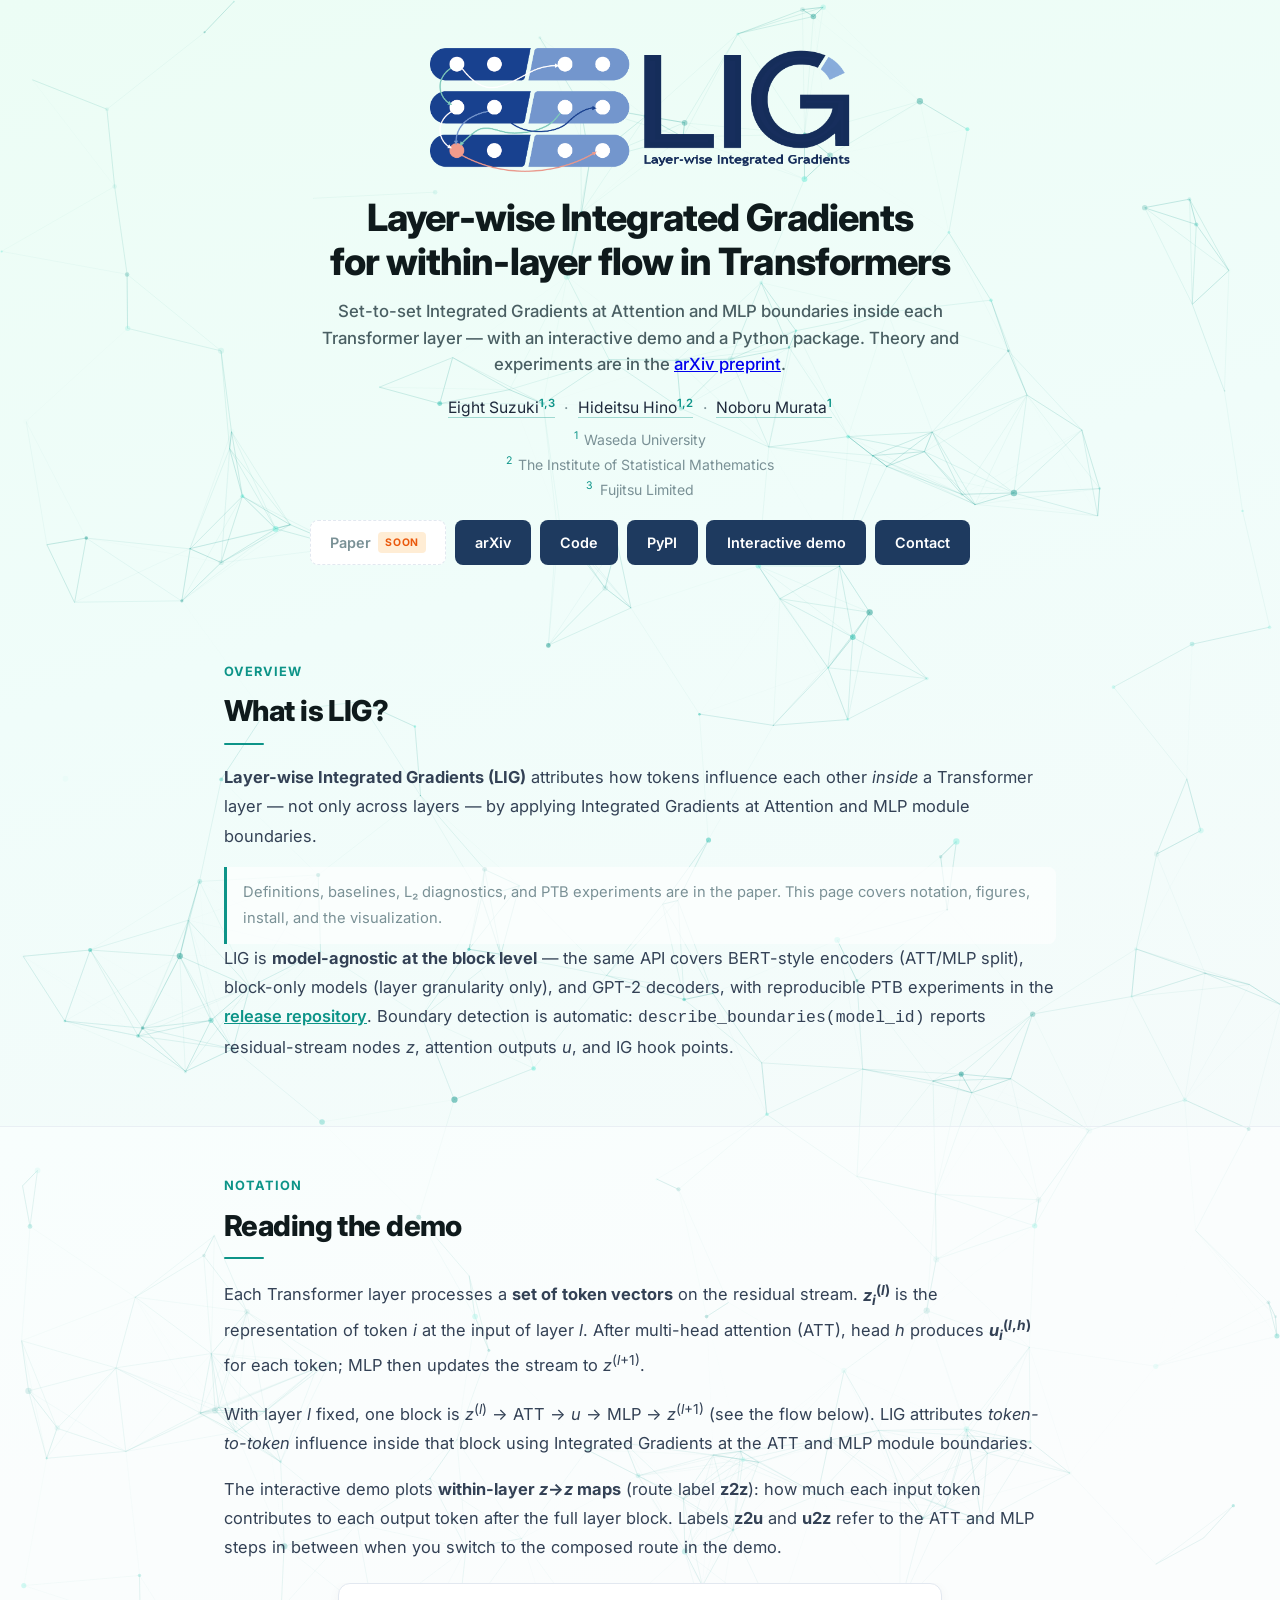
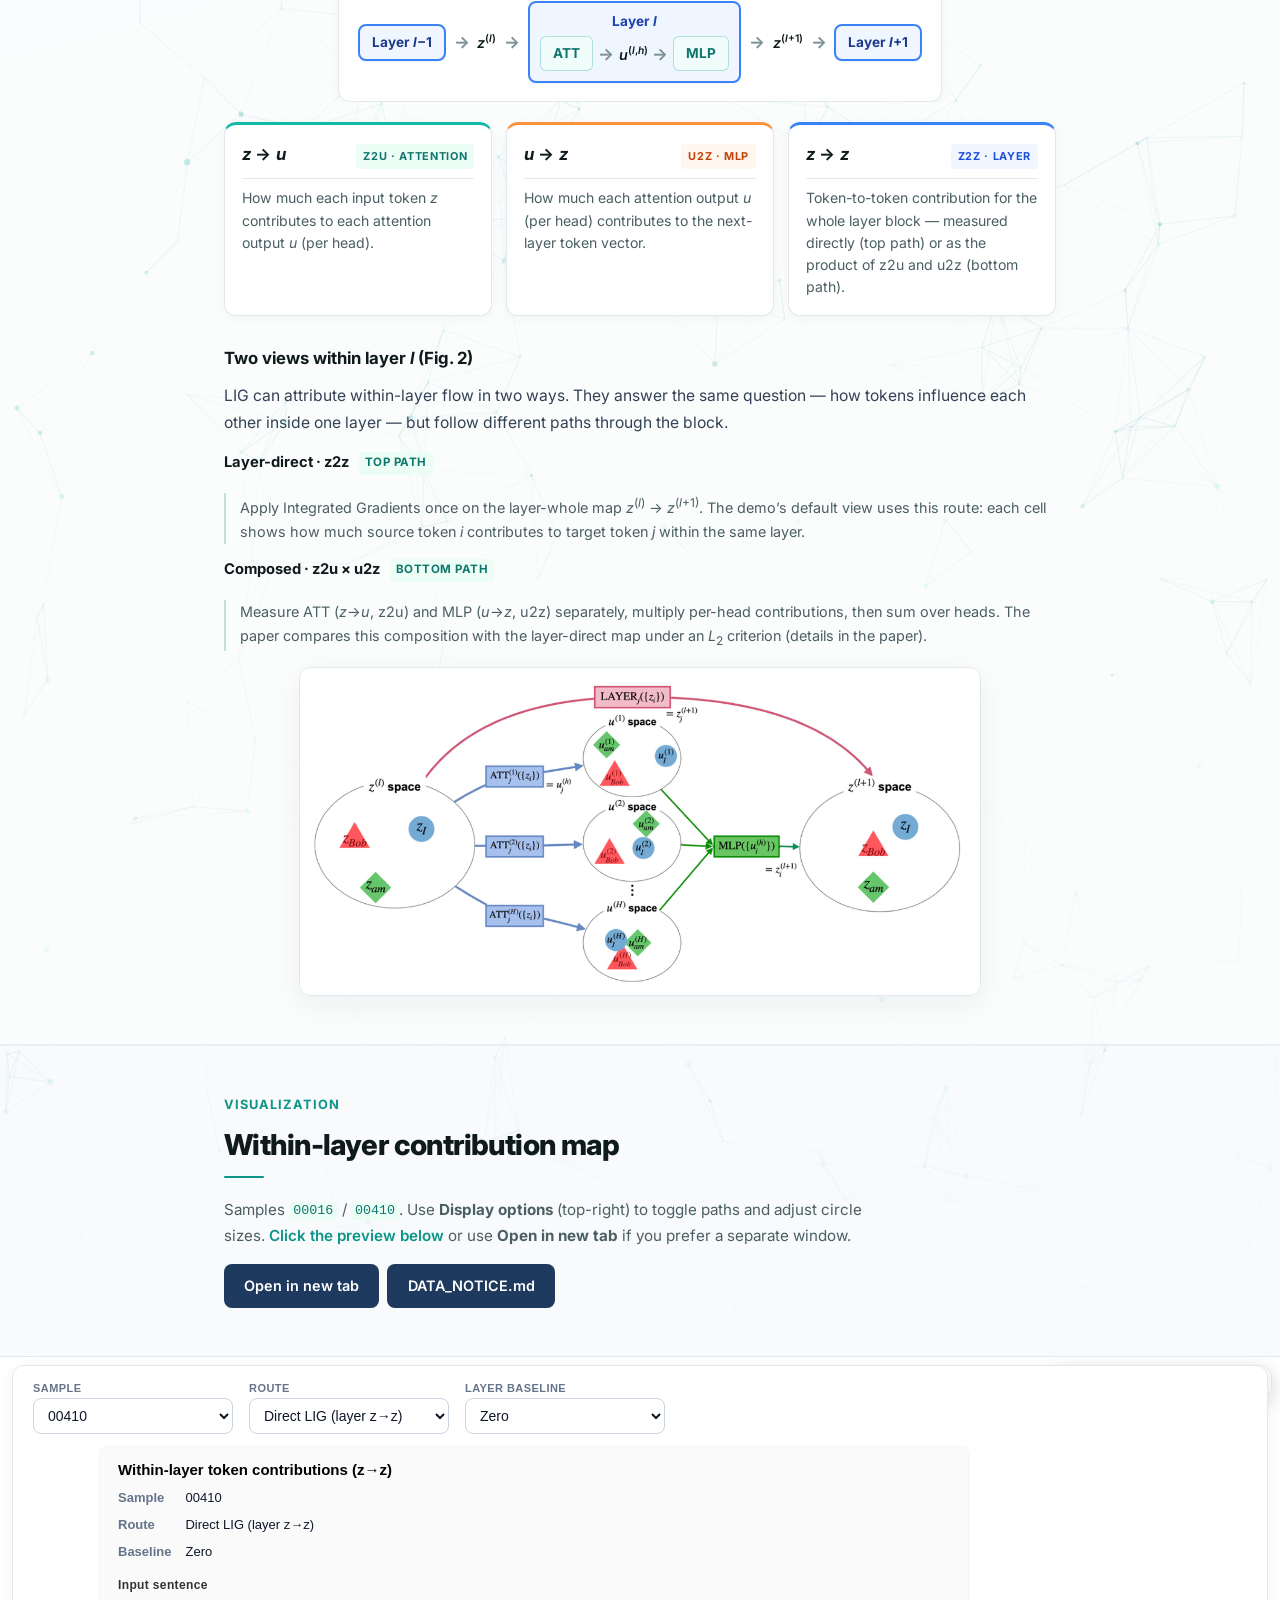
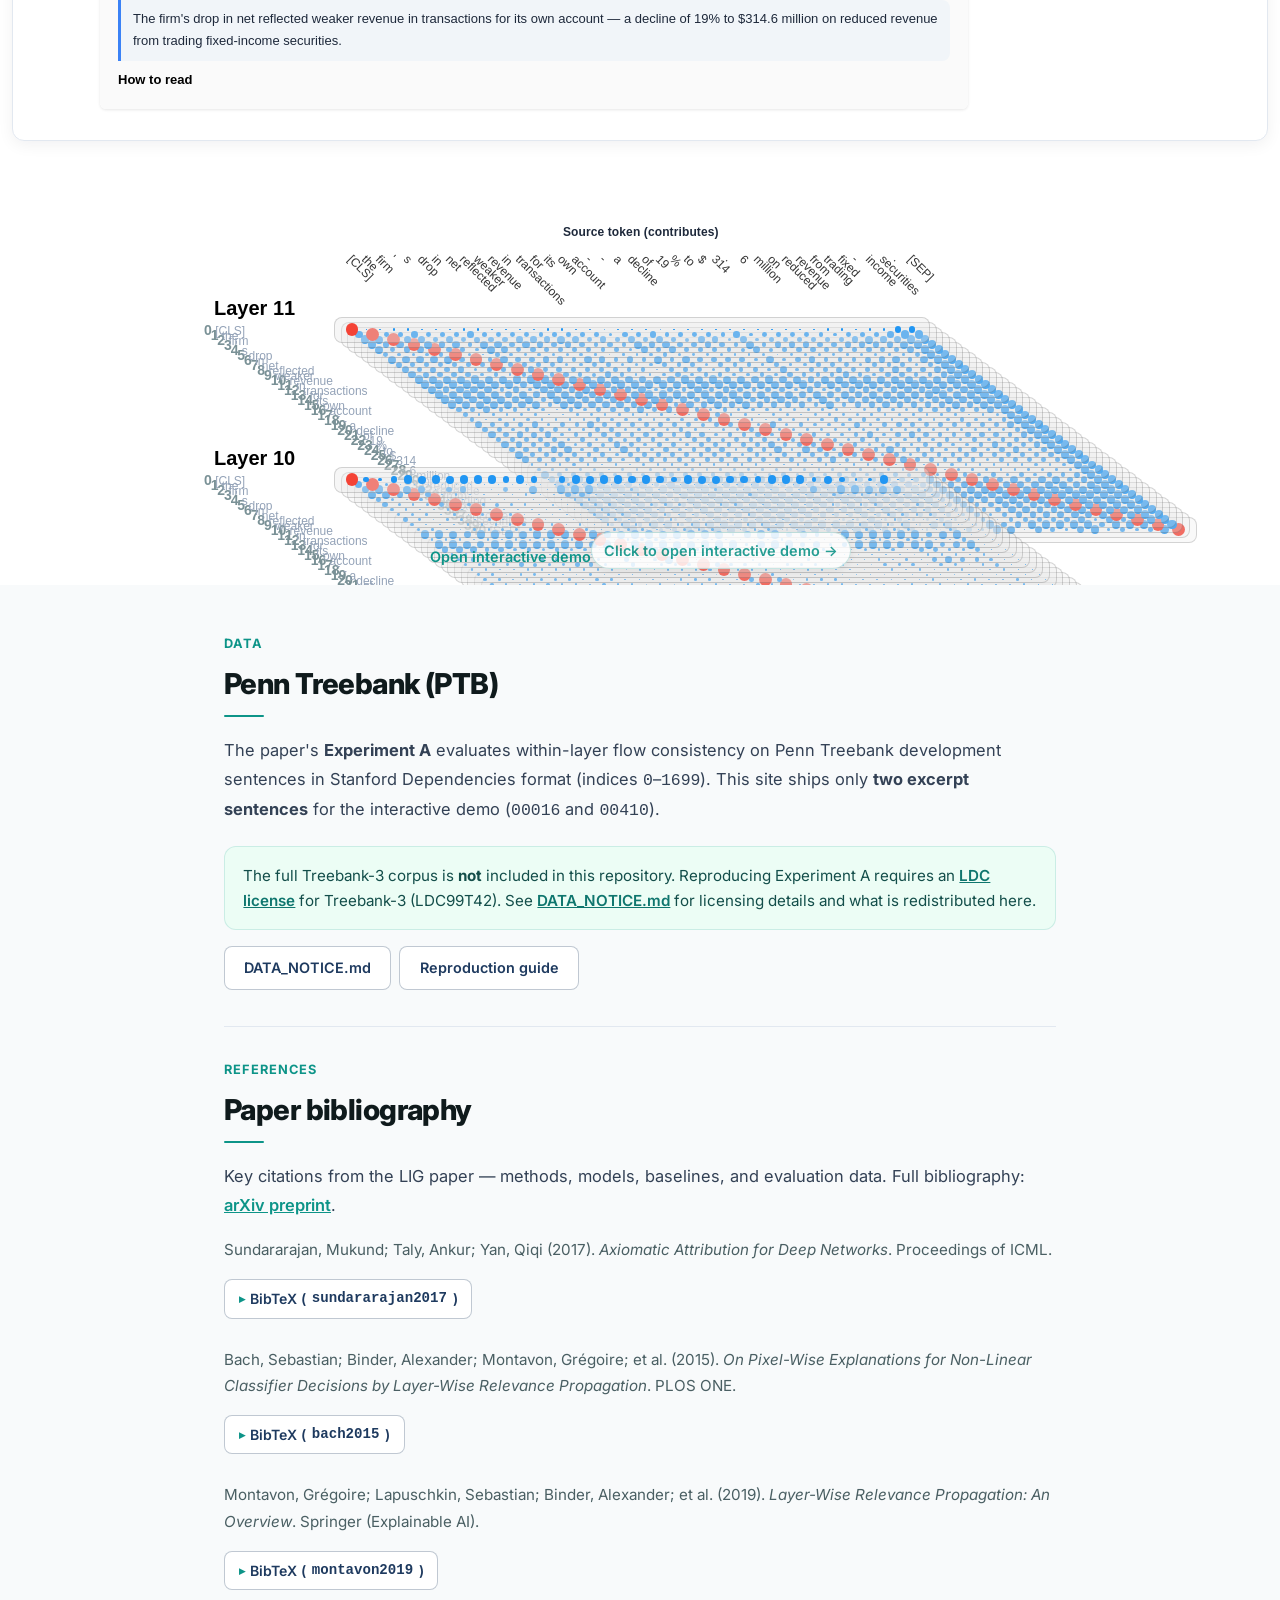
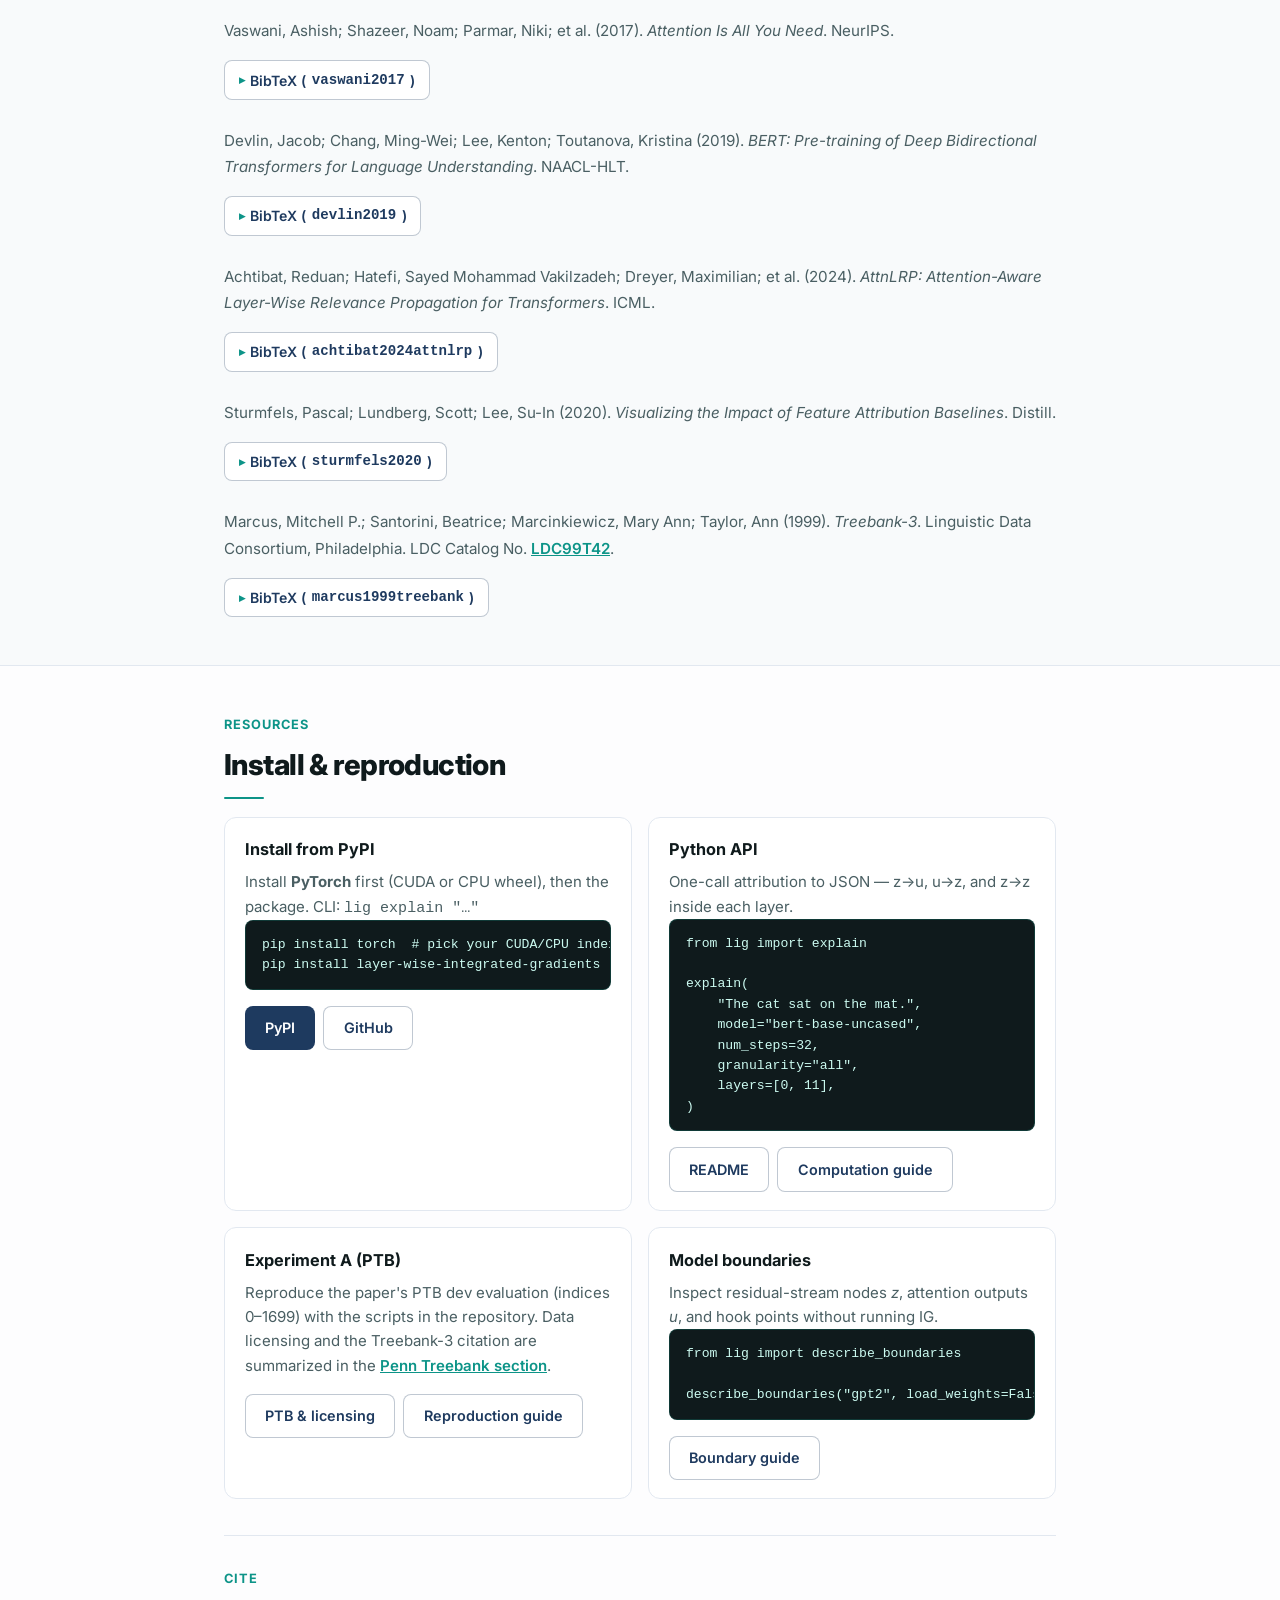
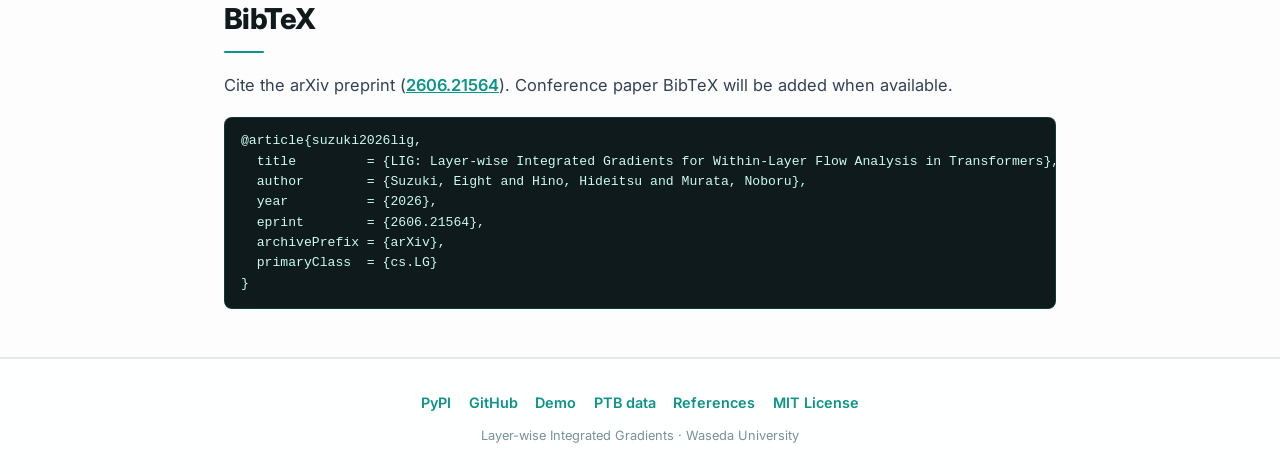
<file: docs/index.html>
<!DOCTYPE html>
<html lang="en">
<head>
  <meta charset="utf-8">
  <meta name="viewport" content="width=device-width, initial-scale=1">
  <title>LIG — Layer-wise Integrated Gradients for Transformer Explainability</title>
  <meta name="description" content="Layer-wise Integrated Gradients (LIG) attributes token-to-token influence inside Transformer layers using set-to-set Integrated Gradients at Attention and MLP boundaries. Interactive BERT demo, Python package, and arXiv preprint.">
  <meta name="keywords" content="integrated gradients, layer-wise integrated gradients, LIG, transformers, explainability, interpretability, attribution, BERT, within-layer flow, attention, MLP, token contribution, z2z, feature attribution, NLP">
  <link rel="canonical" href="https://eightsuzuki.github.io/layer-wise-integrated-gradients/index.html">
  <meta property="og:title" content="LIG — Layer-wise Integrated Gradients for Transformer Explainability">
  <meta property="og:description" content="Layer-wise Integrated Gradients (LIG) attributes token-to-token influence inside Transformer layers using set-to-set Integrated Gradients at Attention and MLP boundaries. Interactive BERT demo, Python package, and arXiv preprint.">
  <meta property="og:url" content="https://eightsuzuki.github.io/layer-wise-integrated-gradients/index.html">
  <meta property="og:type" content="website">
  <meta property="og:site_name" content="Layer-wise Integrated Gradients (LIG)">
  <meta property="og:locale" content="en_US">
  <meta property="og:image" content="https://eightsuzuki.github.io/layer-wise-integrated-gradients/logo/LIG-LOGO.png">
  <meta property="og:image:width" content="1415">
  <meta property="og:image:height" content="417">
  <meta property="og:image:alt" content="LIG logo — Layer-wise Integrated Gradients for Transformer explainability">
  <meta name="twitter:card" content="summary_large_image">
  <meta name="twitter:title" content="LIG — Layer-wise Integrated Gradients for Transformer Explainability">
  <meta name="twitter:description" content="Layer-wise Integrated Gradients (LIG) attributes token-to-token influence inside Transformer layers using set-to-set Integrated Gradients at Attention and MLP boundaries. Interactive BERT demo, Python package, and arXiv preprint.">
  <meta name="twitter:image" content="https://eightsuzuki.github.io/layer-wise-integrated-gradients/logo/LIG-LOGO.png">
  <meta name="twitter:image:alt" content="LIG logo — Layer-wise Integrated Gradients for Transformer explainability">
  <script type="application/ld+json">{"@context":"https://schema.org","@graph":[{"@type":"SoftwareSourceCode","@id":"https://eightsuzuki.github.io/layer-wise-integrated-gradients/#software","name":"layer-wise-integrated-gradients","alternateName":"LIG","description":"Layer-wise Integrated Gradients (LIG) attributes token-to-token influence inside Transformer layers using set-to-set Integrated Gradients at Attention and MLP boundaries. Interactive BERT demo, Python package, and arXiv preprint.","url":"https://eightsuzuki.github.io/layer-wise-integrated-gradients/index.html","codeRepository":"https://github.com/eightsuzuki/layer-wise-integrated-gradients","downloadUrl":"https://pypi.org/project/layer-wise-integrated-gradients/","programmingLanguage":"Python","license":"https://spdx.org/licenses/MIT.html","author":[{"@type":"Person","name":"Eight Suzuki","url":"https://github.com/eightsuzuki"},{"@type":"Person","name":"Hideitsu Hino","url":"https://sites.google.com/view/hinohide/"},{"@type":"Person","name":"Noboru Murata","url":"https://noboru-murata.github.io/"}],"citation":{"@id":"https://arxiv.org/abs/2606.21564#paper"}},{"@type":"ScholarlyArticle","@id":"https://arxiv.org/abs/2606.21564#paper","headline":"LIG: Layer-wise Integrated Gradients for Within-Layer Flow Analysis in Transformers","name":"LIG: Layer-wise Integrated Gradients for Within-Layer Flow Analysis in Transformers","author":[{"@type":"Person","name":"Eight Suzuki","url":"https://github.com/eightsuzuki"},{"@type":"Person","name":"Hideitsu Hino","url":"https://sites.google.com/view/hinohide/"},{"@type":"Person","name":"Noboru Murata","url":"https://noboru-murata.github.io/"}],"datePublished":"2026","isPartOf":{"@type":"WebSite","name":"arXiv","url":"https://arxiv.org"},"identifier":{"@type":"PropertyValue","propertyID":"arXiv","value":"2606.21564"},"sameAs":"https://arxiv.org/abs/2606.21564","url":"https://arxiv.org/abs/2606.21564"}]}</script>
  <meta name="theme-color" content="#0d9488">
  <link rel="icon" type="image/png" href="logo/LIG-LOGO-web.png">
  <link rel="preconnect" href="https://fonts.googleapis.com">
  <link rel="preconnect" href="https://fonts.gstatic.com" crossorigin>
  <link href="https://fonts.googleapis.com/css2?family=Inter:wght@400;500;600;700;800&display=swap" rel="stylesheet">
  <link rel="stylesheet" href="lig-hero.css">
</head>
<body class="lig-site">
  <div class="lig-particles-zone">
    <div id="lig-particles" class="lig-hero-particles" aria-hidden="true"></div>
    <section class="lig-hero-banner">
      <div class="lig-hero-inner lig-hero-inner--wide">
      <img class="lig-hero-logo" src="logo/LIG-LOGO.png" alt="LIG logo — Layer-wise Integrated Gradients for Transformer explainability">
      <h1 class="pub-title">
        Layer-wise Integrated Gradients<br>
        for within-layer flow in Transformers
      </h1>
      <p class="pub-subtitle">
        Set-to-set Integrated Gradients at Attention and MLP boundaries inside each Transformer
        layer — with an interactive demo and a Python package. Theory and experiments are in the
        <a href="https://arxiv.org/abs/2606.21564" target="_blank" rel="noopener">arXiv preprint</a>.
      </p>
      
      <div class="pub-authors-block">
        <p class="pub-authors-line">
          <span class="pub-author"><a href="https://github.com/eightsuzuki" target="_blank" rel="noopener noreferrer">Eight Suzuki<sup>1,3</sup></a></span>
          <span class="pub-author-sep">·</span>
          <span class="pub-author"><a href="https://sites.google.com/view/hinohide/" target="_blank" rel="noopener noreferrer">Hideitsu Hino<sup>1,2</sup></a></span>
          <span class="pub-author-sep">·</span>
          <span class="pub-author"><a href="https://noboru-murata.github.io/" target="_blank" rel="noopener noreferrer">Noboru Murata<sup>1</sup></a></span>
        </p>
        <ol class="pub-affil-list">
          <li><sup>1</sup> Waseda University</li>
          <li><sup>2</sup> The Institute of Statistical Mathematics</li>
          <li><sup>3</sup> Fujitsu Limited</li>
        </ol>
      </div>

      <div class="pub-links">
        <span class="pub-btn is-disabled" title="Conference paper coming soon">
          <span>Paper</span><span class="pub-soon">soon</span>
        </span>
        <a href="https://arxiv.org/abs/2606.21564" target="_blank" rel="noopener" class="pub-btn">arXiv</a>
        <a href="https://github.com/eightsuzuki/layer-wise-integrated-gradients" target="_blank" rel="noopener" class="pub-btn">Code</a>
        <a href="https://pypi.org/project/layer-wise-integrated-gradients/" target="_blank" rel="noopener" class="pub-btn">PyPI</a>
        <a href="#demo" class="pub-btn">Interactive demo</a>
        <a href="mailto:suzuki8@akane.waseda.jp" class="pub-btn">Contact</a>
      </div>
      </div>
    </section>

  <section class="lig-section" id="overview">
    <div class="lig-section-inner">
      <p class="lig-eyebrow">Overview</p>
      <h2 class="lig-section-title">What is LIG?</h2>
      <div class="lig-abstract">
        <p>
          <strong>Layer-wise Integrated Gradients (LIG)</strong> attributes how tokens influence
          each other <em>inside</em> a Transformer layer — not only across layers — by applying
          Integrated Gradients at Attention and MLP module boundaries.
        </p>
        <p class="lig-paper-note">
          Definitions, baselines, L₂ diagnostics, and PTB experiments are in the paper.
          This page covers notation, figures, install, and the visualization.
        </p>
        <p>
          LIG is <strong>model-agnostic at the block level</strong> — the same API covers
          BERT-style encoders (ATT/MLP split), block-only models (layer granularity only),
          and GPT-2 decoders, with reproducible PTB experiments in the
          <a href="https://github.com/eightsuzuki/layer-wise-integrated-gradients">release repository</a>.
          Boundary detection is automatic: <code>describe_boundaries(model_id)</code> reports
          residual-stream nodes <em>z</em>, attention outputs <em>u</em>, and IG hook points.
        </p>
      </div>
    </div>
  </section>

  <section class="lig-section lig-section--soft" id="notation">
    <div class="lig-section-inner">
      <p class="lig-eyebrow">Notation</p>
      <h2 class="lig-section-title">Reading the demo</h2>
      <div class="lig-abstract">
        <p>
          Each Transformer layer processes a <strong>set of token vectors</strong> on the residual stream.
          <strong><em>z</em><sub><em>i</em></sub><sup>(<em>l</em>)</sup></strong> is the representation of token
          <em>i</em> at the input of layer&nbsp;<em>l</em>.
          After multi-head attention (ATT), head&nbsp;<em>h</em> produces
          <strong><em>u</em><sub><em>i</em></sub><sup>(<em>l</em>,<em>h</em>)</sup></strong> for each token;
          MLP then updates the stream to <em>z</em><sup>(<em>l</em>+1)</sup>.
        </p>
        <p>
          With layer&nbsp;<em>l</em> fixed, one block is
          <em>z</em><sup>(<em>l</em>)</sup> → ATT → <em>u</em> → MLP → <em>z</em><sup>(<em>l</em>+1)</sup>
          (see the flow below).
          LIG attributes <em>token-to-token</em> influence inside that block using Integrated Gradients at the
          ATT and MLP module boundaries.
        </p>
        <p>
          The interactive demo plots <strong>within-layer <em>z</em>→<em>z</em> maps</strong> (route label
          <strong>z2z</strong>): how much each input token contributes to each output token after the full
          layer block.
          Labels <strong>z2u</strong> and <strong>u2z</strong> refer to the ATT and MLP steps in between when
          you switch to the composed route in the demo.
        </p>
      </div>
      <div class="lig-flow-wrap">
      <div class="lig-flow" aria-label="Layer stack: Layer l-1 through Layer l+1">
        <span class="lig-flow-node lig-flow-node--layer">Layer <em>l</em>−1</span>
        <span class="lig-flow-arrow" aria-hidden="true">→</span>
        <span class="lig-flow-var"><em>z</em><sup>(<em>l</em>)</sup></span>
        <span class="lig-flow-arrow" aria-hidden="true">→</span>
        <div class="lig-flow-node lig-flow-node--layer lig-flow-node--layer-block">
          <span class="lig-flow-layer-title">Layer <em>l</em></span>
          <div class="lig-flow-layer-inner">
            <span class="lig-flow-node lig-flow-node--module">ATT</span>
            <span class="lig-flow-arrow" aria-hidden="true">→</span>
            <span class="lig-flow-var"><em>u</em><sup>(<em>l</em>,<em>h</em>)</sup></span>
            <span class="lig-flow-arrow" aria-hidden="true">→</span>
            <span class="lig-flow-node lig-flow-node--module">MLP</span>
          </div>
        </div>
        <span class="lig-flow-arrow" aria-hidden="true">→</span>
        <span class="lig-flow-var"><em>z</em><sup>(<em>l</em>+1)</sup></span>
        <span class="lig-flow-arrow" aria-hidden="true">→</span>
        <span class="lig-flow-node lig-flow-node--layer">Layer <em>l</em>+1</span>
      </div>
      </div>
      <div class="lig-route-cards" aria-label="Contribution route notation">
        <article class="lig-route-card lig-route-card--att">
          <div class="lig-route-card-head">
            <span class="lig-route-formula"><em>z</em> → <em>u</em></span>
            <span class="lig-route-tag">z2u · Attention</span>
          </div>
          <p>How much each input token <em>z</em> contributes to each attention output <em>u</em> (per head).</p>
        </article>
        <article class="lig-route-card lig-route-card--mlp">
          <div class="lig-route-card-head">
            <span class="lig-route-formula"><em>u</em> → <em>z</em></span>
            <span class="lig-route-tag">u2z · MLP</span>
          </div>
          <p>How much each attention output <em>u</em> (per head) contributes to the next-layer token vector.</p>
        </article>
        <article class="lig-route-card lig-route-card--layer">
          <div class="lig-route-card-head">
            <span class="lig-route-formula"><em>z</em> → <em>z</em></span>
            <span class="lig-route-tag">z2z · Layer</span>
          </div>
          <p>Token-to-token contribution for the whole layer block — measured directly (top path) or as the product of z2u and u2z (bottom path).</p>
        </article>
      </div>
      <div class="lig-figure-block">
        <div class="lig-figure-intro">
          <h3 class="lig-figure-kicker">Two views within layer <em>l</em> (Fig. 2)</h3>
          <p>
            LIG can attribute within-layer flow in two ways. They answer the same question — how tokens
            influence each other inside one layer — but follow different paths through the block.
          </p>
          <dl class="lig-route-dl">
            <dt><strong>Layer-direct · z2z</strong> <span class="lig-route-dl-tag">top path</span></dt>
            <dd>
              Apply Integrated Gradients once on the layer-whole map
              <em>z</em><sup>(<em>l</em>)</sup> → <em>z</em><sup>(<em>l</em>+1)</sup>.
              The demo’s default view uses this route: each cell shows how much source token <em>i</em>
              contributes to target token <em>j</em> within the same layer.
            </dd>
            <dt><strong>Composed · z2u × u2z</strong> <span class="lig-route-dl-tag">bottom path</span></dt>
            <dd>
              Measure ATT (<em>z</em>→<em>u</em>, z2u) and MLP (<em>u</em>→<em>z</em>, u2z) separately, multiply
              per-head contributions, then sum over heads.
              The paper compares this composition with the layer-direct map under an <em>L</em><sub>2</sub>
              criterion (details in the paper).
            </dd>
          </dl>
        </div>
        <figure class="lig-figure lig-figure--wide">
          <img
            src="figures/z2z_z2u_u2z_two_views.png"
            alt="Top: layer-direct z-to-z path. Bottom: composed Attention z-to-u and MLP u-to-z paths."
            loading="lazy"
          >
        </figure>
      </div>
    </div>
  </section>

  <section class="lig-section lig-demo-section" id="demo">
    <div class="lig-section-inner">
      <p class="lig-eyebrow">Visualization</p>
      <h2 class="lig-section-title">Within-layer contribution map</h2>
      <p class="lig-demo-lead">
        Samples <code>00016</code> / <code>00410</code>. Use <strong>Display options</strong>
        (top-right) to toggle paths and adjust circle sizes.
        <a href="githubpage/z2z_token_contribution.html">Click the preview below</a>
        or use <strong>Open in new tab</strong> if you prefer a separate window.
      </p>
      <div class="lig-btn-row">
        <a href="githubpage/z2z_token_contribution.html" target="_blank" rel="noopener" class="pub-btn">Open in new tab</a>
        <a href="https://github.com/eightsuzuki/layer-wise-integrated-gradients/blob/main/examples/paper_demo/DATA_NOTICE.md" target="_blank" rel="noopener" class="pub-btn">DATA_NOTICE.md</a>
      </div>
    </div>
  </section>
  </div>

  <div class="lig-demo-frame-wrap" id="ligDemoFrameWrap">
    <iframe
      class="lig-demo-frame"
      src="githubpage/z2z_embed.html"
      title="LIG z2z token contribution demo"
      loading="lazy"
      referrerpolicy="no-referrer-when-downgrade"
      tabindex="-1"
    ></iframe>
    <a
      href="githubpage/z2z_token_contribution.html"
      class="lig-demo-frame-hit"
      aria-label="Open interactive within-layer contribution map"
    >Open interactive demo</a>
  </div>

  <section class="lig-section" id="data">
    <div class="lig-section-inner">
      <p class="lig-eyebrow">Data</p>
      <h2 class="lig-section-title">Penn Treebank (PTB)</h2>
      <div class="lig-abstract">
        <p>
          The paper's <strong>Experiment A</strong> evaluates within-layer flow consistency on
          Penn Treebank development sentences in Stanford Dependencies format (indices
          <code>0</code>–<code>1699</code>).
          This site ships only <strong>two excerpt sentences</strong> for the interactive demo
          (<code>00016</code> and <code>00410</code>).
        </p>
      </div>
      <div class="lig-highlight-box">
        The full Treebank-3 corpus is <strong>not</strong> included in this repository.
        Reproducing Experiment A requires an
        <a href="https://catalog.ldc.upenn.edu/LDC99T42">LDC license</a> for Treebank-3
        (LDC99T42). See <a href="https://github.com/eightsuzuki/layer-wise-integrated-gradients/blob/main/examples/paper_demo/DATA_NOTICE.md">DATA_NOTICE.md</a>
        for licensing details and what is redistributed here.
      </div>
      <div class="lig-btn-row">
        <a href="https://github.com/eightsuzuki/layer-wise-integrated-gradients/blob/main/examples/paper_demo/DATA_NOTICE.md" target="_blank" rel="noopener" class="pub-btn pub-btn--ghost">DATA_NOTICE.md</a>
        <a href="https://github.com/eightsuzuki/layer-wise-integrated-gradients/blob/main/docs/REPRODUCTION.md" target="_blank" rel="noopener" class="pub-btn pub-btn--ghost">Reproduction guide</a>
      </div>
      <div class="lig-subsection" id="references">
        <p class="lig-eyebrow">References</p>
        <h2 class="lig-section-title">Paper bibliography</h2>
        <p class="lig-abstract">
          Key citations from the LIG paper — methods, models, baselines, and evaluation data.
          Full bibliography: <a href="https://arxiv.org/abs/2606.21564" target="_blank" rel="noopener">arXiv preprint</a>.
        </p>
        <div class="lig-ref-item">
          <p class="lig-ref-entry">Sundararajan, Mukund; Taly, Ankur; Yan, Qiqi (2017). <em>Axiomatic Attribution for Deep Networks</em>. Proceedings of ICML.</p>
          <details class="lig-bibtex-details">
            <summary>BibTeX (<code>sundararajan2017</code>)</summary>
            <pre class="lig-code"><code>@article{sundararajan2017,
  title        = {Axiomatic Attribution for Deep Networks},
  author       = {Sundararajan, Mukund and Taly, Ankur and Yan, Qiqi},
  journal      = {Proceedings of the 34th International Conference on Machine Learning},
  year         = {2017},
  pages        = {3319--3328}
}</code></pre>
          </details>
        </div>
        <div class="lig-ref-item">
          <p class="lig-ref-entry">Bach, Sebastian; Binder, Alexander; Montavon, Grégoire; et al. (2015). <em>On Pixel-Wise Explanations for Non-Linear Classifier Decisions by Layer-Wise Relevance Propagation</em>. PLOS ONE.</p>
          <details class="lig-bibtex-details">
            <summary>BibTeX (<code>bach2015</code>)</summary>
            <pre class="lig-code"><code>@article{bach2015,
  title        = {On Pixel-Wise Explanations for Non-Linear Classifier Decisions by Layer-Wise Relevance Propagation},
  author       = {Bach, Sebastian and Binder, Alexander and Montavon, Gr{\'e}goire and Klauschen, Frederick and M{\"u}ller, Klaus-Robert and Samek, Wojciech},
  journal      = {PLOS ONE},
  year         = {2015},
  volume       = {10},
  number       = {7},
  pages        = {e0130140}
}</code></pre>
          </details>
        </div>
        <div class="lig-ref-item">
          <p class="lig-ref-entry">Montavon, Grégoire; Lapuschkin, Sebastian; Binder, Alexander; et al. (2019). <em>Layer-Wise Relevance Propagation: An Overview</em>. Springer (Explainable AI).</p>
          <details class="lig-bibtex-details">
            <summary>BibTeX (<code>montavon2019</code>)</summary>
            <pre class="lig-code"><code>@article{montavon2019,
  title        = {Layer-Wise Relevance Propagation: An Overview},
  author       = {Montavon, Gr{\'e}goire and Lapuschkin, Sebastian and Binder, Alexander and Samek, Wojciech and M{\"u}ller, Klaus-Robert},
  journal      = {Explainable {AI}: Interpreting, Explaining and Visualizing Deep Learning},
  year         = {2019},
  pages        = {193--209},
  publisher    = {Springer}
}</code></pre>
          </details>
        </div>
        <div class="lig-ref-item">
          <p class="lig-ref-entry">Vaswani, Ashish; Shazeer, Noam; Parmar, Niki; et al. (2017). <em>Attention Is All You Need</em>. NeurIPS.</p>
          <details class="lig-bibtex-details">
            <summary>BibTeX (<code>vaswani2017</code>)</summary>
            <pre class="lig-code"><code>@inproceedings{vaswani2017,
  title        = {Attention Is All You Need},
  author       = {Vaswani, Ashish and Shazeer, Noam and Parmar, Niki and Uszkoreit, Jakob and Jones, Llion and Gomez, Aidan N. and Kaiser, {\L}ukasz and Polosukhin, Illia},
  booktitle    = {Advances in Neural Information Processing Systems (NeurIPS)},
  year         = {2017},
  pages        = {5998--6008}
}</code></pre>
          </details>
        </div>
        <div class="lig-ref-item">
          <p class="lig-ref-entry">Devlin, Jacob; Chang, Ming-Wei; Lee, Kenton; Toutanova, Kristina (2019). <em>BERT: Pre-training of Deep Bidirectional Transformers for Language Understanding</em>. NAACL-HLT.</p>
          <details class="lig-bibtex-details">
            <summary>BibTeX (<code>devlin2019</code>)</summary>
            <pre class="lig-code"><code>@inproceedings{devlin2019,
  title        = {{BERT}: Pre-training of Deep Bidirectional Transformers for Language Understanding},
  author       = {Devlin, Jacob and Chang, Ming-Wei and Lee, Kenton and Toutanova, Kristina},
  booktitle    = {Proceedings of NAACL-HLT},
  year         = {2019},
  pages        = {4171--4186}
}</code></pre>
          </details>
        </div>
        <div class="lig-ref-item">
          <p class="lig-ref-entry">Achtibat, Reduan; Hatefi, Sayed Mohammad Vakilzadeh; Dreyer, Maximilian; et al. (2024). <em>AttnLRP: Attention-Aware Layer-Wise Relevance Propagation for Transformers</em>. ICML.</p>
          <details class="lig-bibtex-details">
            <summary>BibTeX (<code>achtibat2024attnlrp</code>)</summary>
            <pre class="lig-code"><code>@inproceedings{achtibat2024attnlrp,
  title        = {{AttnLRP}: {Attention-Aware} {Layer-Wise} {Relevance} {Propagation} for {Transformers}},
  author       = {Achtibat, Reduan and Hatefi, Sayed Mohammad Vakilzadeh and Dreyer, Maximilian and Samek, Wojciech and Lapuschkin, Sebastian},
  booktitle    = {Proceedings of the International Conference on Machine Learning (ICML)},
  year         = {2024}
}</code></pre>
          </details>
        </div>
        <div class="lig-ref-item">
          <p class="lig-ref-entry">Sturmfels, Pascal; Lundberg, Scott; Lee, Su-In (2020). <em>Visualizing the Impact of Feature Attribution Baselines</em>. Distill.</p>
          <details class="lig-bibtex-details">
            <summary>BibTeX (<code>sturmfels2020</code>)</summary>
            <pre class="lig-code"><code>@article{sturmfels2020,
  title        = {Visualizing the Impact of Feature Attribution Baselines},
  author       = {Sturmfels, Pascal and Lundberg, Scott and Lee, Su-In},
  journal      = {Distill},
  year         = {2020}
}</code></pre>
          </details>
        </div>
        <div class="lig-ref-item">
          <p class="lig-ref-entry">Marcus, Mitchell P.; Santorini, Beatrice; Marcinkiewicz, Mary Ann; Taylor, Ann (1999). <em>Treebank-3</em>. Linguistic Data Consortium, Philadelphia. LDC Catalog No.&nbsp;<a href="https://catalog.ldc.upenn.edu/LDC99T42">LDC99T42</a>.</p>
          <details class="lig-bibtex-details">
            <summary>BibTeX (<code>marcus1999treebank</code>)</summary>
            <pre class="lig-code"><code>@misc{marcus1999treebank,
  author       = {Marcus, Mitchell P. and Santorini, Beatrice and Marcinkiewicz, Mary Ann and Taylor, Ann},
  title        = {Treebank-3},
  howpublished = {Web Download},
  publisher    = {Linguistic Data Consortium},
  address      = {Philadelphia},
  year         = {1999},
  note         = {LDC Catalog No. LDC99T42. https://catalog.ldc.upenn.edu/LDC99T42}
}</code></pre>
          </details>
        </div>
      </div>
    </div>
  </section>

  <section class="lig-section lig-section--soft" id="resources">
    <div class="lig-section-inner">
      <p class="lig-eyebrow">Resources</p>
      <h2 class="lig-section-title">Install &amp; reproduction</h2>
      <div class="lig-grid lig-grid--two">
        <article class="lig-card">
          <h3>Install from PyPI</h3>
          <p>
            Install <strong>PyTorch</strong> first (CUDA or CPU wheel), then the package.
            CLI: <code>lig explain "…"</code>
          </p>
          <pre class="lig-code"><code>pip install torch  # pick your CUDA/CPU index
pip install layer-wise-integrated-gradients</code></pre>
          <div class="lig-btn-row">
            <a href="https://pypi.org/project/layer-wise-integrated-gradients/" target="_blank" rel="noopener" class="pub-btn">PyPI</a>
            <a href="https://github.com/eightsuzuki/layer-wise-integrated-gradients" target="_blank" rel="noopener" class="pub-btn pub-btn--ghost">GitHub</a>
          </div>
        </article>
        <article class="lig-card">
          <h3>Python API</h3>
          <p>One-call attribution to JSON — z→u, u→z, and z→z inside each layer.</p>
          <pre class="lig-code"><code>from lig import explain

explain(
    "The cat sat on the mat.",
    model="bert-base-uncased",
    num_steps=32,
    granularity="all",
    layers=[0, 11],
)</code></pre>
          <div class="lig-btn-row">
            <a href="https://github.com/eightsuzuki/layer-wise-integrated-gradients#quick-start" target="_blank" rel="noopener" class="pub-btn pub-btn--ghost">README</a>
            <a href="https://github.com/eightsuzuki/layer-wise-integrated-gradients/blob/main/docs/LIG_COMPUTATION.md" target="_blank" rel="noopener" class="pub-btn pub-btn--ghost">Computation guide</a>
          </div>
        </article>
        <article class="lig-card">
          <h3>Experiment A (PTB)</h3>
          <p>
            Reproduce the paper's PTB dev evaluation (indices 0–1699) with the scripts in the
            repository. Data licensing and the Treebank-3 citation are summarized in the
            <a href="#data">Penn Treebank section</a>.
          </p>
          <div class="lig-btn-row">
            <a href="#data" class="pub-btn pub-btn--ghost">PTB &amp; licensing</a>
            <a href="https://github.com/eightsuzuki/layer-wise-integrated-gradients/blob/main/docs/REPRODUCTION.md" target="_blank" rel="noopener" class="pub-btn pub-btn--ghost">Reproduction guide</a>
          </div>
        </article>
        <article class="lig-card">
          <h3>Model boundaries</h3>
          <p>
            Inspect residual-stream nodes <em>z</em>, attention outputs <em>u</em>, and hook points
            without running IG.
          </p>
          <pre class="lig-code"><code>from lig import describe_boundaries

describe_boundaries("gpt2", load_weights=False)</code></pre>
          <div class="lig-btn-row">
            <a href="https://github.com/eightsuzuki/layer-wise-integrated-gradients/blob/main/docs/MODEL_BOUNDARIES.md" target="_blank" rel="noopener" class="pub-btn pub-btn--ghost">Boundary guide</a>
          </div>
        </article>
      </div>
      <div class="lig-subsection">
      <p class="lig-eyebrow">Cite</p>
      <h2 class="lig-section-title">BibTeX</h2>
      <p class="lig-abstract">
        Cite the arXiv preprint (<a href="https://arxiv.org/abs/2606.21564" target="_blank" rel="noopener">2606.21564</a>).
        Conference paper BibTeX will be added when available.
      </p>
      <pre class="lig-code"><code>@article{suzuki2026lig,
  title         = {LIG: Layer-wise Integrated Gradients for Within-Layer Flow Analysis in Transformers},
  author        = {Suzuki, Eight and Hino, Hideitsu and Murata, Noboru},
  year          = {2026},
  eprint        = {2606.21564},
  archivePrefix = {arXiv},
  primaryClass  = {cs.LG}
}</code></pre>
      </div>
    </div>
  </section>

  <footer class="lig-footer">
    <nav class="lig-footer-nav" aria-label="Site links">
      <a href="https://pypi.org/project/layer-wise-integrated-gradients/" target="_blank" rel="noopener">PyPI</a>
      <a href="https://github.com/eightsuzuki/layer-wise-integrated-gradients" target="_blank" rel="noopener">GitHub</a>
      <a href="githubpage/z2z_token_contribution.html">Demo</a>
      <a href="#data">PTB data</a>
      <a href="#references">References</a>
      <a href="https://github.com/eightsuzuki/layer-wise-integrated-gradients/blob/main/LICENSE" target="_blank" rel="noopener">MIT License</a>
    </nav>
    <small>Layer-wise Integrated Gradients · Waseda University</small>
  </footer>
  <script src="js/particles.min.js"></script>
  <script>
    (function () {
      function initHeroParticles() {
        var el = document.getElementById('lig-particles');
        if (!el || typeof particlesJS !== 'function') return;
        particlesJS('lig-particles', {
          particles: {
            number: { value: 80, density: { enable: true, value_area: 680 } },
            color: { value: ['#0d9488', '#14b8a6', '#5eead4'] },
            shape: { type: 'circle' },
            opacity: {
              value: 0.52,
              random: true,
              anim: { enable: true, speed: 0.8, opacity_min: 0.22, sync: false }
            },
            size: { value: 3.2, random: true },
            line_linked: {
              enable: true,
              distance: 145,
              color: '#0d9488',
              opacity: 0.3,
              width: 1
            },
            move: {
              enable: true,
              speed: 1.1,
              direction: 'none',
              random: true,
              straight: false,
              out_mode: 'out',
              bounce: false
            }
          },
          interactivity: {
            detect_on: 'canvas',
            events: {
              onhover: { enable: true, mode: 'grab' },
              onclick: { enable: false },
              resize: true
            },
            modes: {
              grab: { distance: 120, line_linked: { opacity: 0.35 } }
            }
          },
          retina_detect: true
        });
      }
      if (document.readyState === 'loading') {
        document.addEventListener('DOMContentLoaded', initHeroParticles);
      } else {
        initHeroParticles();
      }

      var frame = document.querySelector('.lig-demo-frame');
      if (!frame) return;
      var MIN_PX = 480;
      var DEFAULT_PX = 720;
      var MAX_VH = 92;
      var lastContentHeight = 0;
      function vhPx(vh) {
        return Math.round(window.innerHeight * vh / 100);
      }
      function clampFrameHeight(contentPx) {
        var maxH = vhPx(MAX_VH);
        if (!contentPx) return Math.min(DEFAULT_PX, maxH);
        var h = Math.min(Math.ceil(contentPx) + 8, maxH);
        return Math.max(MIN_PX, h);
      }
      function applyFrameHeight(contentPx) {
        if (contentPx) lastContentHeight = contentPx;
        var h = clampFrameHeight(lastContentHeight);
        frame.style.height = h + 'px';
        frame.style.minHeight = h + 'px';
      }
      applyFrameHeight(0);
      window.addEventListener('message', function (ev) {
        if (ev.data && ev.data.type === 'lig-demo-height' && typeof ev.data.height === 'number') {
          applyFrameHeight(ev.data.height);
        }
      });
      window.addEventListener('resize', function () {
        applyFrameHeight(lastContentHeight);
      });
    })();
  </script>
</body>
</html>
</file>
<file: docs/lig-hero.css>
/* LIG project page */
:root {
  --lig-bg: #f8fafb;
  --lig-surface: #ffffff;
  --lig-ink: #0f1a1c;
  --lig-sub: #4a5f63;
  --lig-muted: #7a9196;
  --lig-line: #e2e8f0;
  --lig-teal: #0d9488;
  --lig-teal-bright: #14b8a6;
  --lig-teal-soft: #ecfdf5;
  --lig-coral: #ea580c;
  --lig-coral-soft: #ffedd5;
  --lig-slate: #1e3a40;
  --lig-navy: #1e3a5f;
  --lig-navy-hover: #2a5080;
  --lig-navy-soft: #f0f4f9;
  --lig-radius: 12px;
  --lig-shadow: 0 8px 32px rgba(15, 26, 28, 0.06);
}

html {
  scroll-behavior: smooth;
}

body.lig-site {
  font-family: "Inter", "Segoe UI", -apple-system, BlinkMacSystemFont, sans-serif;
  color: var(--lig-ink);
  line-height: 1.65;
  font-size: 16px;
  margin: 0;
  background: var(--lig-bg);
  -webkit-font-smoothing: antialiased;
}

/* ===== Particles backdrop (hero; demo extends through description) ===== */
.lig-particles-zone {
  position: relative;
  overflow: hidden;
  background: linear-gradient(
    165deg,
    #ecfdf5 0%,
    #f0fdfa 22%,
    #f8fafb 58%,
    var(--lig-bg) 100%
  );
}

.lig-particles-zone .lig-hero-banner {
  background: transparent;
}

.lig-particles-zone .lig-section {
  position: relative;
  z-index: 1;
  background: transparent;
}

.lig-particles-zone .lig-section--soft {
  background: rgba(255, 255, 255, 0.42);
  border-color: rgba(226, 232, 240, 0.65);
}

.lig-particles-zone .lig-demo-section {
  background: transparent;
  border-top-color: rgba(226, 232, 240, 0.65);
}

.lig-particles-zone .lig-demo-section > .lig-section-inner {
  padding-bottom: 1.5rem;
}

.lig-particles-zone--demo {
  margin-bottom: 0;
}

.lig-particles-zone--demo::after {
  content: "";
  position: absolute;
  left: 0;
  right: 0;
  bottom: 0;
  height: 32%;
  pointer-events: none;
  z-index: 0;
  background: linear-gradient(to bottom, transparent 0%, var(--lig-bg) 90%);
}

.lig-particles-zone--demo .lig-hero-banner.lig-hero-banner--demo {
  background: transparent;
  border-bottom: none;
}

.lig-particles-zone--demo .lig-hero-particles {
  /* Fade through description — full strength in hero, gone before viz */
  -webkit-mask-image: linear-gradient(
    to bottom,
    rgba(0, 0, 0, 1) 0%,
    rgba(0, 0, 0, 1) 28%,
    rgba(0, 0, 0, 0.85) 40%,
    rgba(0, 0, 0, 0.55) 52%,
    rgba(0, 0, 0, 0.22) 62%,
    rgba(0, 0, 0, 0) 72%
  );
  mask-image: linear-gradient(
    to bottom,
    rgba(0, 0, 0, 1) 0%,
    rgba(0, 0, 0, 1) 28%,
    rgba(0, 0, 0, 0.85) 40%,
    rgba(0, 0, 0, 0.55) 52%,
    rgba(0, 0, 0, 0.22) 62%,
    rgba(0, 0, 0, 0) 72%
  );
  -webkit-mask-size: 100% 100%;
  mask-size: 100% 100%;
  -webkit-mask-repeat: no-repeat;
  mask-repeat: no-repeat;
}

.lig-particles-zone--demo .z2z-page-header {
  position: relative;
  z-index: 1;
  margin: 0 auto 0;
  background: rgba(255, 255, 255, 0.72);
  backdrop-filter: blur(8px);
  -webkit-backdrop-filter: blur(8px);
}

body.lig-site:not(.lig-demo-embed) .lig-particles-zone--demo .z2z-page-header {
  margin-top: 0;
}

body.lig-site:not(.lig-demo-embed) .z2z-viz-section {
  background: var(--lig-bg);
  margin-top: 0;
  padding-top: 1.5rem;
  padding-bottom: 2rem;
  position: relative;
  z-index: 1;
}

/* ===== Hero ===== */
.lig-hero-banner {
  position: relative;
  overflow: hidden;
  padding: 3rem 1.25rem 3rem;
  background: linear-gradient(
    165deg,
    #ecfdf5 0%,
    #f0fdfa 28%,
    #f8fafb 62%,
    var(--lig-bg) 100%
  );
}

.lig-hero-particles {
  position: absolute;
  top: 0;
  left: 0;
  right: 0;
  bottom: 0;
  width: 100%;
  height: 100%;
  min-height: 0;
  z-index: 0;
  pointer-events: none;
  /* Fade particles at bottom of zone — text stays fully opaque */
  -webkit-mask-image: linear-gradient(
    to bottom,
    rgba(0, 0, 0, 1) 0%,
    rgba(0, 0, 0, 0.98) 38%,
    rgba(0, 0, 0, 0.88) 62%,
    rgba(0, 0, 0, 0.55) 80%,
    rgba(0, 0, 0, 0.18) 93%,
    rgba(0, 0, 0, 0) 100%
  );
  mask-image: linear-gradient(
    to bottom,
    rgba(0, 0, 0, 1) 0%,
    rgba(0, 0, 0, 0.98) 38%,
    rgba(0, 0, 0, 0.88) 62%,
    rgba(0, 0, 0, 0.55) 80%,
    rgba(0, 0, 0, 0.18) 93%,
    rgba(0, 0, 0, 0) 100%
  );
  -webkit-mask-size: 100% 100%;
  mask-size: 100% 100%;
  -webkit-mask-repeat: no-repeat;
  mask-repeat: no-repeat;
}

.lig-hero-particles canvas {
  display: block;
  vertical-align: bottom;
}

.lig-hero-inner {
  position: relative;
  z-index: 1;
  max-width: 52rem;
  margin: 0 auto;
  text-align: center;
}

.lig-hero-inner--wide {
  max-width: 56rem;
}

.lig-hero-logo {
  display: block;
  width: min(420px, 82vw);
  height: auto;
  margin: 0 auto 1.5rem;
}

.pub-title {
  font-weight: 800;
  letter-spacing: -0.025em;
  color: var(--lig-ink);
  margin: 0 0 0.85rem;
  font-size: clamp(1.45rem, 4vw, 2.35rem);
  line-height: 1.18;
}

.pub-subtitle {
  color: var(--lig-sub);
  font-weight: 500;
  max-width: 42rem;
  margin: 0 auto 1rem;
  font-size: 1.05rem;
  line-height: 1.58;
}

.pub-authors-block {
  margin: 1rem auto 0.5rem;
  max-width: 36rem;
}

.pub-authors-line {
  margin: 0 0 0.5rem;
  color: #1e293b;
  font-size: 0.98rem;
  line-height: 1.6;
}

.pub-author a {
  color: inherit;
  text-decoration: none;
  border-bottom: 1px solid rgba(13, 148, 136, 0.35);
}

.pub-author a:hover {
  color: var(--lig-teal);
  border-bottom-color: var(--lig-teal);
}

.pub-author sup {
  font-size: 0.72em;
  font-weight: 600;
  color: var(--lig-teal);
}

.pub-author-sep {
  margin: 0 0.35rem;
  color: var(--lig-muted);
}

.pub-affil-list {
  margin: 0;
  padding: 0;
  list-style: none;
  color: var(--lig-muted);
  font-size: 0.88rem;
  line-height: 1.55;
}

.pub-affil-list li {
  margin: 0.15rem 0;
}

.pub-affil-list sup {
  font-size: 0.75em;
  color: var(--lig-teal);
  margin-right: 0.15rem;
}

.pub-links {
  margin-top: 1.25rem;
  display: flex;
  flex-wrap: wrap;
  gap: 0.55rem;
  justify-content: center;
}

.pub-btn {
  display: inline-flex;
  align-items: center;
  gap: 0.45rem;
  padding: 0.58rem 1.2rem;
  border-radius: 8px;
  background: var(--lig-navy);
  color: #fff !important;
  font-weight: 600;
  font-size: 0.9rem;
  text-decoration: none;
  transition: background 0.18s ease, transform 0.18s ease, border-color 0.18s ease;
  border: 1px solid transparent;
}

.pub-btn:hover {
  transform: translateY(-1px);
  background: var(--lig-navy-hover);
}

.pub-btn--ghost {
  background: var(--lig-surface);
  color: var(--lig-navy) !important;
  border-color: rgba(30, 58, 95, 0.28);
}

.pub-btn--ghost:hover {
  background: var(--lig-navy-soft);
  border-color: var(--lig-navy);
  color: var(--lig-navy) !important;
}

.pub-btn.is-disabled {
  background: var(--lig-surface);
  color: var(--lig-muted) !important;
  border: 1px dashed var(--lig-line);
  cursor: default;
  pointer-events: none;
}

.pub-soon {
  font-size: 0.65rem;
  font-weight: 700;
  text-transform: uppercase;
  letter-spacing: 0.07em;
  padding: 0.14rem 0.42rem;
  border-radius: 4px;
  background: var(--lig-coral-soft);
  color: var(--lig-coral);
}

/* ===== Sections ===== */
.lig-section[id] {
  scroll-margin-top: 3.75rem;
}

.lig-section {
  padding: 3rem 1.25rem;
}

.lig-section--soft {
  background: rgba(255, 255, 255, 0.72);
  border-top: 1px solid var(--lig-line);
  border-bottom: 1px solid var(--lig-line);
}

.lig-section-inner {
  max-width: 52rem;
  margin: 0 auto;
  min-width: 0;
}

.lig-eyebrow {
  color: var(--lig-teal);
  font-weight: 700;
  font-size: 0.8rem;
  letter-spacing: 0.08em;
  text-transform: uppercase;
  margin: 0 0 0.35rem;
}

.lig-section-title {
  font-weight: 800;
  letter-spacing: -0.02em;
  font-size: clamp(1.3rem, 2.5vw, 1.8rem);
  margin: 0 0 1.15rem;
  color: var(--lig-ink);
}

.lig-section-title::after {
  content: "";
  display: block;
  height: 2px;
  width: 40px;
  margin: 0.5rem 0 0;
  border-radius: 2px;
  background: var(--lig-teal);
}

.lig-abstract {
  color: #334155;
  font-size: 1.03rem;
  line-height: 1.78;
}

.lig-abstract p {
  margin: 0 0 1rem;
}

.lig-paper-note {
  color: var(--lig-muted);
  font-size: 0.92rem;
  margin: 0.75rem 0 0 !important;
  padding: 0.75rem 1rem;
  border-left: 3px solid var(--lig-teal);
  background: rgba(255, 255, 255, 0.65);
  border-radius: 0 8px 8px 0;
}

.lig-figure-grid {
  display: flex;
  flex-direction: column;
  align-items: center;
  gap: 1.25rem;
  margin-top: 1.5rem;
}

.lig-figure-block {
  margin-top: 1.75rem;
  display: flex;
  flex-direction: column;
  align-items: center;
}

.lig-figure-block .lig-figure-intro {
  align-self: stretch;
  width: 100%;
}

.lig-figure-intro {
  margin-bottom: 1rem;
  color: #334155;
  font-size: 0.98rem;
  line-height: 1.72;
}

.lig-figure-kicker {
  margin: 0 0 0.65rem;
  font-size: 1.05rem;
  font-weight: 700;
  color: var(--lig-ink);
}

.lig-figure-intro p {
  margin: 0 0 0.85rem;
}

.lig-route-dl {
  margin: 0;
  display: grid;
  gap: 0.85rem;
}

.lig-route-dl dt {
  margin: 0;
  font-size: 0.92rem;
  color: var(--lig-ink);
}

.lig-route-dl dd {
  margin: 0.25rem 0 0;
  padding-left: 0.85rem;
  border-left: 2px solid rgba(13, 148, 136, 0.25);
  color: var(--lig-sub);
  font-size: 0.9rem;
  line-height: 1.65;
}

.lig-route-dl-tag {
  display: inline-block;
  margin-left: 0.35rem;
  padding: 0.1rem 0.4rem;
  border-radius: 4px;
  background: #ecfdf5;
  color: #0f766e;
  font-size: 0.72rem;
  font-weight: 700;
  letter-spacing: 0.04em;
  text-transform: uppercase;
  vertical-align: middle;
}

.lig-figure {
  margin: 0;
  padding: 0;
  width: 100%;
  background: var(--lig-surface);
  border: 1px solid var(--lig-line);
  border-radius: var(--lig-radius);
  overflow: hidden;
  box-shadow: var(--lig-shadow);
}

.lig-figure--wide {
  max-width: min(680px, 92vw);
  margin-left: auto;
  margin-right: auto;
}

.lig-figure--tall {
  max-width: min(360px, 52vw);
  margin-left: auto;
  margin-right: auto;
}

.lig-figure img {
  display: block;
  width: 100%;
  height: auto;
  max-height: min(52vh, 420px);
  object-fit: contain;
  margin: 0 auto;
  padding: 0.5rem;
  box-sizing: border-box;
  background: #fff;
}

.lig-figure--tall img {
  max-height: min(62vh, 520px);
  padding: 0.35rem;
}

.lig-route-cards {
  display: grid;
  grid-template-columns: repeat(3, minmax(0, 1fr));
  gap: 0.85rem;
  margin-top: 1.25rem;
}

@media (max-width: 768px) {
  .lig-route-cards {
    grid-template-columns: 1fr;
  }
}

.lig-route-card {
  padding: 1rem 1.05rem;
  border-radius: var(--lig-radius);
  border: 1px solid var(--lig-line);
  background: #fff;
  box-shadow: 0 2px 12px rgba(15, 26, 28, 0.04);
  transition: border-color 0.15s, box-shadow 0.15s;
}

.lig-route-card:hover {
  border-color: rgba(13, 148, 136, 0.35);
  box-shadow: 0 4px 18px rgba(13, 148, 136, 0.08);
}

.lig-route-card-head {
  display: flex;
  flex-wrap: wrap;
  align-items: baseline;
  justify-content: space-between;
  gap: 0.35rem 0.5rem;
  margin-bottom: 0.55rem;
  padding-bottom: 0.55rem;
  border-bottom: 1px solid var(--lig-line);
}

.lig-route-formula {
  font-weight: 700;
  font-size: 1.05rem;
  color: var(--lig-ink);
  letter-spacing: 0.02em;
}

.lig-route-tag {
  font-size: 0.68rem;
  font-weight: 700;
  text-transform: uppercase;
  letter-spacing: 0.06em;
  padding: 0.2rem 0.45rem;
  border-radius: 4px;
  white-space: nowrap;
}

.lig-route-card--att .lig-route-tag {
  background: #ecfdf5;
  color: #0f766e;
}

.lig-route-card--mlp .lig-route-tag {
  background: #fff7ed;
  color: #c2410c;
}

.lig-route-card--layer .lig-route-tag {
  background: #eff6ff;
  color: #1d4ed8;
}

.lig-route-card--att {
  border-top: 3px solid #14b8a6;
}

.lig-route-card--mlp {
  border-top: 3px solid #fb923c;
}

.lig-route-card--layer {
  border-top: 3px solid #3b82f6;
}

.lig-route-card p {
  margin: 0;
  font-size: 0.88rem;
  line-height: 1.58;
  color: var(--lig-sub);
}

.lig-highlight-box {
  margin-top: 1.25rem;
  padding: 1rem 1.15rem;
  border-radius: var(--lig-radius);
  background: var(--lig-teal-soft);
  border: 1px solid rgba(13, 148, 136, 0.15);
  font-size: 0.95rem;
  color: #134e4a;
  line-height: 1.65;
}

.lig-highlight-box a {
  color: #0f766e;
  font-weight: 600;
}

.lig-subsection {
  margin-top: 2.25rem;
  padding-top: 2rem;
  border-top: 1px solid var(--lig-line);
}

.lig-abstract a {
  color: var(--lig-teal);
  font-weight: 600;
}

.lig-demo-lead a {
  color: var(--lig-teal);
  font-weight: 600;
  text-decoration: none;
}

.lig-demo-lead a:hover {
  text-decoration: underline;
}

/* Layer / z / ATT / MLP flow diagram — responsive across 768px & 960px breakpoints */
.lig-flow-wrap {
  display: flex;
  justify-content: center;
  max-width: 100%;
  margin-top: 1.25rem;
  overflow: hidden;
}

.lig-flow {
  display: flex;
  flex-wrap: nowrap;
  align-items: center;
  justify-content: center;
  gap: clamp(0.35rem, 0.25rem + 0.45vw, 0.55rem) clamp(0.3rem, 0.2rem + 0.35vw, 0.5rem);
  margin: 0;
  padding: clamp(0.85rem, 0.75rem + 0.5vw, 1.1rem) clamp(0.75rem, 0.55rem + 0.8vw, 1.15rem);
  width: fit-content;
  max-width: 100%;
  box-sizing: border-box;
  background: #fff;
  border: 1px solid var(--lig-line);
  border-radius: var(--lig-radius);
  box-shadow: 0 2px 12px rgba(15, 26, 28, 0.04);
  transition: gap 0.22s ease, padding 0.22s ease;
}

.lig-flow-node {
  padding: clamp(0.42rem, 0.38rem + 0.2vw, 0.5rem) clamp(0.58rem, 0.5rem + 0.35vw, 0.75rem);
  border-radius: 6px;
  font-weight: 700;
  font-size: clamp(0.78rem, 0.72rem + 0.28vw, 0.85rem);
  line-height: 1.25;
  white-space: nowrap;
  text-align: center;
  flex-shrink: 0;
  transition: font-size 0.22s ease, padding 0.22s ease;
}

.lig-flow-node--layer {
  background: #eff6ff;
  color: #1e3a8a;
  border: 2px solid #3b82f6;
  border-radius: 8px;
  box-shadow: 0 1px 0 rgba(37, 99, 235, 0.08);
}

.lig-flow-node--layer-block {
  display: inline-flex;
  flex-direction: column;
  align-items: stretch;
  gap: clamp(0.35rem, 0.3rem + 0.2vw, 0.45rem);
  padding: clamp(0.48rem, 0.42rem + 0.25vw, 0.6rem) clamp(0.52rem, 0.45rem + 0.35vw, 0.65rem);
  min-width: 0;
  max-width: 100%;
  flex-shrink: 1;
}

.lig-flow-layer-title {
  font-size: clamp(0.78rem, 0.72rem + 0.28vw, 0.85rem);
  font-weight: 700;
  text-align: center;
  line-height: 1.2;
  color: #1e40af;
}

.lig-flow-layer-inner {
  display: flex;
  flex-wrap: nowrap;
  align-items: center;
  justify-content: center;
  gap: clamp(0.28rem, 0.22rem + 0.25vw, 0.35rem) clamp(0.24rem, 0.18rem + 0.2vw, 0.3rem);
}

.lig-flow-node--module {
  background: #f0fdfa;
  color: #0f766e;
  border: 1px solid rgba(13, 148, 136, 0.28);
}

.lig-flow-var {
  font-weight: 600;
  font-size: clamp(0.82rem, 0.76rem + 0.3vw, 0.9rem);
  color: var(--lig-ink);
  white-space: nowrap;
  text-align: center;
  flex-shrink: 0;
  transition: font-size 0.22s ease;
}

.lig-flow-var sup {
  font-size: 0.72em;
  font-weight: 600;
}

.lig-flow-node--mid {
  background: #fff7ed;
  color: #c2410c;
  border-color: rgba(234, 88, 12, 0.2);
}

.lig-flow-arrow {
  flex-shrink: 0;
  color: var(--lig-muted);
  font-size: 0;
  font-weight: 700;
  line-height: 1;
  user-select: none;
}

.lig-flow-arrow::before {
  content: "→";
  font-size: clamp(0.95rem, 0.88rem + 0.25vw, 1.05rem);
  line-height: 1;
  transition: transform 0.22s ease;
}

/* Tablet / medium: compact horizontal with graceful wrap */
@media (max-width: 960px) {
  .lig-flow {
    flex-wrap: wrap;
    row-gap: 0.55rem;
  }

  .lig-flow-node--layer-block {
    flex-basis: auto;
  }
}

/* Mobile / narrow: vertical stack, down arrows, centered labels */
@media (max-width: 768px) {
  #notation .lig-abstract {
    text-align: center;
  }

  #notation .lig-section-title::after {
    margin-left: auto;
    margin-right: auto;
  }

  .lig-flow {
    flex-direction: column;
    flex-wrap: nowrap;
    align-items: center;
    width: 100%;
    max-width: min(18rem, 100%);
    row-gap: 0.45rem;
    padding: 1rem 0.85rem;
  }

  .lig-flow-node,
  .lig-flow-var {
    width: auto;
    max-width: 100%;
    text-align: center;
  }

  .lig-flow-node--layer-block {
    width: 100%;
    max-width: 14.5rem;
    align-self: center;
    align-items: center;
  }

  .lig-flow-layer-inner {
    flex-direction: column;
    flex-wrap: nowrap;
    align-items: center;
    row-gap: 0.4rem;
  }

  .lig-flow-arrow {
    display: flex;
    justify-content: center;
    width: 100%;
  }

  .lig-flow-arrow::before {
    content: "↓";
  }
}

.lig-grid {
  display: grid;
  grid-template-columns: repeat(3, minmax(0, 1fr));
  gap: 1rem;
}

.lig-grid--two {
  grid-template-columns: repeat(2, minmax(0, 1fr));
}

@media (max-width: 768px) {
  .lig-grid,
  .lig-grid--two {
    grid-template-columns: 1fr;
  }

  .lig-grid > * {
    min-width: 0;
  }

  .lig-code {
    font-size: 0.78rem;
  }
}

.lig-card {
  background: var(--lig-surface);
  border: 1px solid var(--lig-line);
  border-radius: var(--lig-radius);
  padding: 1.15rem 1.25rem;
  min-width: 0;
  transition: border-color 0.15s, box-shadow 0.15s;
}

.lig-card:hover {
  border-color: rgba(13, 148, 136, 0.28);
  box-shadow: 0 4px 16px rgba(15, 26, 28, 0.05);
}

.lig-card h3 {
  margin: 0 0 0.45rem;
  font-size: 1.02rem;
  color: var(--lig-ink);
}

.lig-card p {
  margin: 0;
  color: var(--lig-sub);
  font-size: 0.94rem;
  line-height: 1.62;
}

.lig-baseline-list {
  margin: 0.7rem 0 0;
  padding-left: 1.1rem;
  font-size: 0.87rem;
  color: var(--lig-sub);
  line-height: 1.55;
}

.lig-card a {
  color: var(--lig-teal);
  font-weight: 600;
}

.lig-code {
  margin: 0;
  padding: 0.85rem 1rem;
  background: #0f1a1c;
  color: #ccfbf1;
  border-radius: 8px;
  font-size: 0.82rem;
  line-height: 1.55;
  overflow-x: auto;
  overflow-y: hidden;
  -webkit-overflow-scrolling: touch;
  max-width: 100%;
  box-sizing: border-box;
  border: 1px solid rgba(20, 184, 166, 0.2);
}

.lig-code code {
  font-family: ui-monospace, "Cascadia Code", monospace;
  display: block;
  white-space: pre;
  width: max-content;
  min-width: 100%;
}

.lig-btn-row {
  display: flex;
  flex-wrap: wrap;
  gap: 0.5rem;
  margin-top: 1rem;
}

.lig-demo-section {
  padding: 0;
  background: #fff;
  border-top: 1px solid var(--lig-line);
}

.lig-demo-section > .lig-section-inner {
  padding: 3rem 1.25rem 0;
}

.lig-demo-lead {
  color: var(--lig-sub);
  margin: 0;
  line-height: 1.65;
  font-size: 0.95rem;
  max-width: 42rem;
}

.lig-demo-lead code {
  background: #ecfdf5;
  color: #0f766e;
  padding: 0.1em 0.32em;
  border-radius: 4px;
  font-size: 0.88em;
}

.lig-demo-section .lig-btn-row {
  margin-top: 1rem;
  margin-bottom: 1.5rem;
}

.lig-demo-frame-wrap {
  position: relative;
  z-index: 1;
  width: 100%;
  border-top: 1px solid var(--lig-line);
  overflow: hidden;
  background: #fff;
  cursor: pointer;
}

.lig-demo-frame-wrap:hover .lig-demo-frame-hit {
  background: rgba(13, 148, 136, 0.04);
}

.lig-demo-frame-hit {
  position: absolute;
  inset: 0;
  z-index: 2;
  display: flex;
  align-items: flex-end;
  justify-content: center;
  padding-bottom: 1rem;
  text-decoration: none;
  color: var(--lig-teal);
  font-size: 0.9rem;
  font-weight: 600;
  background: transparent;
  transition: background 0.15s ease;
}

.lig-demo-frame-hit::after {
  content: "Click to open interactive demo →";
  padding: 0.35rem 0.75rem;
  border-radius: 999px;
  background: rgba(255, 255, 255, 0.92);
  border: 1px solid rgba(13, 148, 136, 0.25);
  box-shadow: 0 2px 8px rgba(15, 23, 42, 0.08);
  opacity: 0.88;
  transition: opacity 0.15s ease, transform 0.15s ease;
}

.lig-demo-frame-wrap:hover .lig-demo-frame-hit::after {
  opacity: 1;
  transform: translateY(-2px);
}

.lig-demo-frame {
  display: block;
  width: 100%;
  /* Fallback before postMessage; JS sizes from embed content (max 92vh). */
  height: 720px;
  min-height: 480px;
  border: none;
  pointer-events: none;
}

.lig-cite-pending {
  margin: 0.75rem 0 0;
  padding: 0.85rem 1rem;
  color: var(--lig-sub);
  font-size: 0.95rem;
  line-height: 1.65;
  border-left: 3px solid var(--lig-teal);
  background: rgba(255, 255, 255, 0.65);
  border-radius: 0 8px 8px 0;
}

.lig-cite-pending .pub-soon {
  margin-right: 0.45rem;
  vertical-align: middle;
}

.lig-cite-box {
  margin-top: 1rem;
  padding: 1rem 1.1rem;
  background: #0f1a1c;
  border-radius: var(--lig-radius);
  color: #94a3b8;
  font-size: 0.8rem;
  line-height: 1.5;
  font-family: ui-monospace, monospace;
  border: 1px solid rgba(20, 184, 166, 0.15);
}

.lig-ref-item + .lig-ref-item {
  margin-top: 1.75rem;
}

.lig-ref-entry {
  margin: 0;
  color: var(--lig-sub);
  font-size: 0.95rem;
  line-height: 1.72;
}

.lig-ref-entry a {
  color: var(--lig-teal);
  font-weight: 600;
}

.lig-bibtex-details {
  margin-top: 1rem;
}

.lig-bibtex-details summary {
  display: inline-flex;
  align-items: center;
  gap: 0.35rem;
  cursor: pointer;
  font-size: 0.88rem;
  font-weight: 600;
  color: var(--lig-navy);
  list-style: none;
  padding: 0.45rem 0.85rem;
  border-radius: 8px;
  border: 1px solid rgba(30, 58, 95, 0.28);
  background: var(--lig-surface);
  transition: background 0.15s ease, border-color 0.15s ease;
}

.lig-bibtex-details summary::-webkit-details-marker {
  display: none;
}

.lig-bibtex-details summary::before {
  content: "▸";
  font-size: 0.75rem;
  color: var(--lig-teal);
  transition: transform 0.15s ease;
}

.lig-bibtex-details[open] summary::before {
  transform: rotate(90deg);
}

.lig-bibtex-details summary:hover {
  background: var(--lig-navy-soft);
  border-color: var(--lig-navy);
}

.lig-bibtex-details .lig-code {
  margin-top: 0.65rem;
}

.lig-footer {
  text-align: center;
  padding: 2rem 1rem;
  color: var(--lig-muted);
  font-size: 0.85rem;
  border-top: 1px solid var(--lig-line);
  background: rgba(255, 255, 255, 0.85);
}

.lig-footer-nav {
  display: flex;
  flex-wrap: wrap;
  justify-content: center;
  gap: 0.35rem 1.1rem;
  margin-bottom: 0.65rem;
  font-size: 0.9rem;
  font-weight: 600;
}

.lig-footer-nav a {
  color: var(--lig-teal);
  text-decoration: none;
}

.lig-footer-nav a:hover {
  text-decoration: underline;
}

.lig-footer small {
  display: block;
  font-size: 0.8rem;
  color: var(--lig-muted);
}

.lig-footer a {
  color: var(--lig-teal);
  font-weight: 600;
}

/* Demo standalone page header */
.lig-hero-banner.lig-hero-banner--demo {
  padding: 1.25rem 1rem 1rem;
  margin-bottom: 0;
  background: linear-gradient(
    165deg,
    #ecfdf5 0%,
    #f0fdfa 28%,
    #f8fafb 62%,
    var(--lig-bg) 100%
  );
  border-bottom: 1px solid var(--lig-line);
}

body.lig-site:not(.lig-demo-embed) {
  min-height: 100vh;
  background: var(--lig-bg);
}

body.lig-site:not(.lig-demo-embed) .z2z-page-header {
  margin-top: 1.25rem;
}

.lig-hero-banner--demo::after {
  display: none;
}

.lig-hero-banner--demo .lig-hero-inner {
  text-align: left;
  max-width: min(96vw, 52rem);
}

.lig-hero-banner--demo .lig-hero-logo {
  width: min(280px, 70vw);
  margin: 0 0 0.75rem;
}

.lig-hero-banner--demo .pub-title {
  font-size: clamp(1rem, 2.2vw, 1.35rem);
  font-weight: 700;
  margin: 0 0 0.5rem;
  color: var(--lig-ink);
}

.lig-hero-banner--demo .pub-subtitle {
  font-size: 0.9rem;
  margin: 0 0 0.65rem;
  text-align: left;
}

.lig-hero-banner--demo .pub-authors-block {
  margin: 0 0 0.65rem;
  text-align: left;
}

.lig-hero-banner--demo .pub-authors-line {
  font-size: 0.9rem;
}

.lig-hero-banner--demo .pub-affil-list {
  font-size: 0.82rem;
}

.lig-hero-banner--demo .pub-contact {
  margin: 0 0 0.75rem;
  font-size: 0.84rem;
  color: var(--lig-sub);
}

.lig-hero-banner--demo .pub-contact a {
  color: var(--lig-teal);
  font-weight: 600;
  text-decoration: none;
}

.lig-hero-banner--demo .pub-contact a:hover {
  text-decoration: underline;
}

.lig-hero-banner--demo .pub-links {
  margin-top: 0.5rem;
  justify-content: flex-start;
}

.lig-hero-banner--demo .pub-btn {
  padding: 0.45rem 0.9rem;
  font-size: 0.82rem;
}

body.lig-demo-embed,
html.lig-iframe-embed body {
  background: #fff;
  padding: 8px 12px 16px !important;
}

html.lig-iframe-embed .lig-hero-banner {
  display: none !important;
}

@media (prefers-reduced-motion: reduce) {
  html {
    scroll-behavior: auto;
  }

  .pub-btn,
  .lig-route-card,
  .lig-card,
  .curve-preset-btn,
  .control-reset-btn {
    transition: none !important;
  }

  .pub-btn:hover {
    transform: none;
  }
}
</file>
